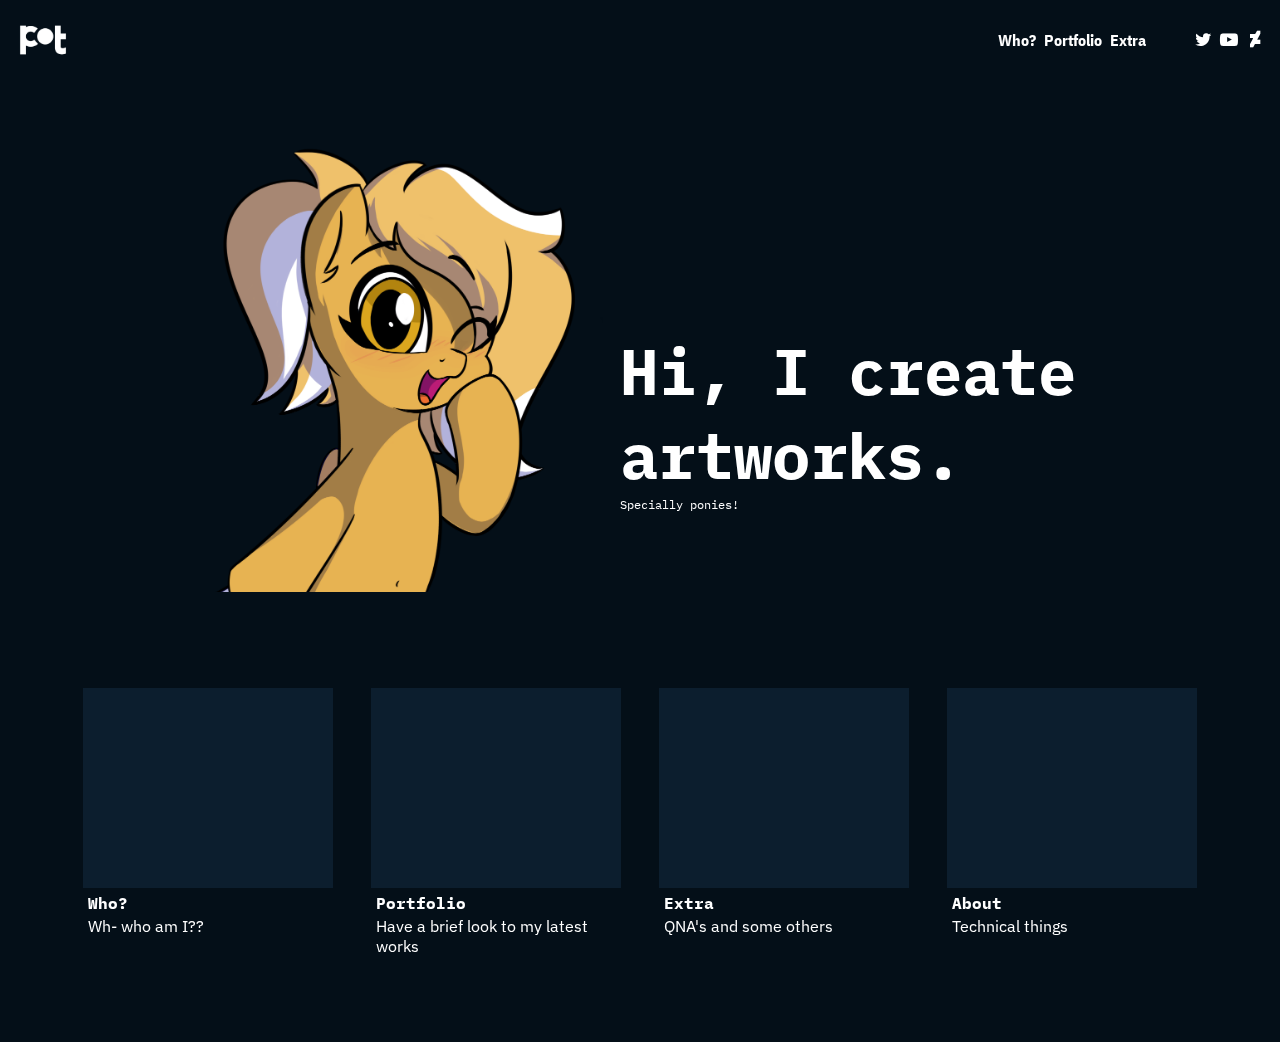
<file: index.html>
<!DOCTYPE html>
<html lang="en">
<head>
    <meta charset="UTF-8">
    <meta name="viewport" content="width=device-width, initial-scale=1.0">
    <title>Potto</title>
    <link rel="icon" type="image/png" sizes="1458x1458" href="EMPTY">
    <meta name="theme-color" content="rgb(131,225,255)">
    <meta name="description" content="A 'Pot-folio' page">
    <meta name="twitter:card" content="summary_large_image">
    <meta name="twitter:image" content="https://raw.githubusercontent.com/Potato22/Potfolio/master/assets/file/img/local/thumb.png">
    <meta name="twitter:title" content="Potto">
    <meta name="twitter:description" content="A 'Pot-folio' page">
    <meta property="og:type" content="website">
    <meta property="og:image" content="https://raw.githubusercontent.com/Potato22/Potfolio/master/assets/file/img/local/thumb.png">

    <link rel="stylesheet" href="assets/css/root/default.css">
    <link rel="stylesheet" href="assets/css/nav.css">

    <link rel="stylesheet" href="https://fonts.googleapis.com/css?family=IBM+Plex+Mono:400,500,700">
    <link rel="stylesheet" href="https://fonts.googleapis.com/css?family=IBM+Plex+Sans">
    <link rel="stylesheet" href="https://fonts.googleapis.com/css?family=IBM+Plex+Sans+Condensed:700">
    <link rel="stylesheet" href="https://fonts.googleapis.com/css?family=Roboto:400,700,900">
    <link href="https://fonts.googleapis.com/icon?family=Material+Icons|Material+Icons+Round" rel="stylesheet">
    <script src="assets/script/jquery.min.js"></script>
    <link rel="stylesheet" href="assets/file/plugin/font-awesome-4.7.0/css/font-awesome.min.css">
    <link href="https://unpkg.com/aos@2.3.1/dist/aos.css" rel="stylesheet">
    <script src="https://unpkg.com/aos@2.3.1/dist/aos.js"></script>
    <link rel="stylesheet" href="assets/css/root/aoscustom.css">

    <link rel="stylesheet" href="assets/css/main.css">
</head>
<body>
    <div id="nav" class="navpadding" data-aos="fade-down" data-aos-duration="3000" data-aos-easing="hard-ease-in-out">
        <div class="navwrapper">
            <div class="logo"></div>
            <div class="secondwrapper">
                <div class="navigator">
                    <a href="#who" class="directory">
                        <div class="navdir" title="whom's't'v'ed">Who?</div>
                    </a>
                    <a href="ptf.html" class="directory">
                        <div class="navdir" title="bunch a drawings">Portfolio</div>
                    </a>
                    <a href="#" class="directory">
                        <div class="navdir" title="bunch a drawings">Extra</div>
                    </a>
                </div>
                <div class="socialwrapper">
                    <a href="https://www.twitter.com/potato2292" class="navbutton">
                        <div class="socicon"><i class="fa fa-twitter" aria-hidden="true"></i></div>
                    </a>
                    <a href="https://www.youtube.com/channel/UCZgKlRo5jjgYaMIBX_2HXuw" class="navbutton">
                        <div class="socicon"><i class="fa fa-youtube-play" aria-hidden="true"></i></div>
                    </a>
                    <a href="https://www.deviantart.com/potato2292" class="navbutton">
                        <div class="socicon"><i class="fa fa-deviantart" aria-hidden="true"></i></div>
                    </a>
                </div>
            </div>
        </div>
    </div>

    <div class="pagehero">
        <div class="imagecomp" data-aos="fade-right" data-aos-duration="1000" data-aos-easing="hard-ease-in-out">
            <div class="mary"></div>

        </div>
        <div class="textherowrapper" data-aos="fade-left" data-aos-duration="1000" data-aos-easing="hard-ease-in-out">
            <div class="texthero">
                Hi, I create <br> artworks.
            </div>
            <span class="liltexthero" data-aos="fade-up" data-aos-delay="1000" data-aos-duration="200" data-aos-easing="sb">Specially ponies!</span>
        </div>
    </div>
    <div class="directorywrapper">
        <div class="directoryitem who" data-aos="fade-up" data-aos-delay="2200" data-aos-duration="400" data-aos-easing="flick">
            <div class="directoryimg"></div>
            <div class="directorytextcont">
                <span class="directoryitemtitle">Who?</span>
                <p class="directoryitemdesc">Wh- who am I??</p>
            </div>
        </div>
        <div class="directoryitem portfolio" data-aos="fade-up" data-aos-delay="2300" data-aos-duration="400" data-aos-easing="flick">
            <div class="directoryimg"></div>
            <div class="directorytextcont">
                <span class="directoryitemtitle">Portfolio</span>
                <p class="directoryitemdesc">Have a brief look to my latest works</p>
            </div>
        </div>
        <div class="directoryitem extra" data-aos="fade-up" data-aos-delay="2400" data-aos-duration="400" data-aos-easing="flick">
            <div class="directoryimg"></div>
            <div class="directorytextcont">
                <span class="directoryitemtitle">Extra</span>
                <p class="directoryitemdesc">QNA's and some others</p>
            </div>
        </div>
        <div class="directoryitem about" data-aos="fade-up" data-aos-delay="2500" data-aos-duration="400" data-aos-easing="flick">
            <div class="directoryimg"></div>
            <div class="directorytextcont">
                <span class="directoryitemtitle">About</span>
                <p class="directoryitemdesc">Technical things</p>
            </div>
        </div>
    </div>
    <script>
        AOS.init();
    </script>
</body>

</html>
</file>
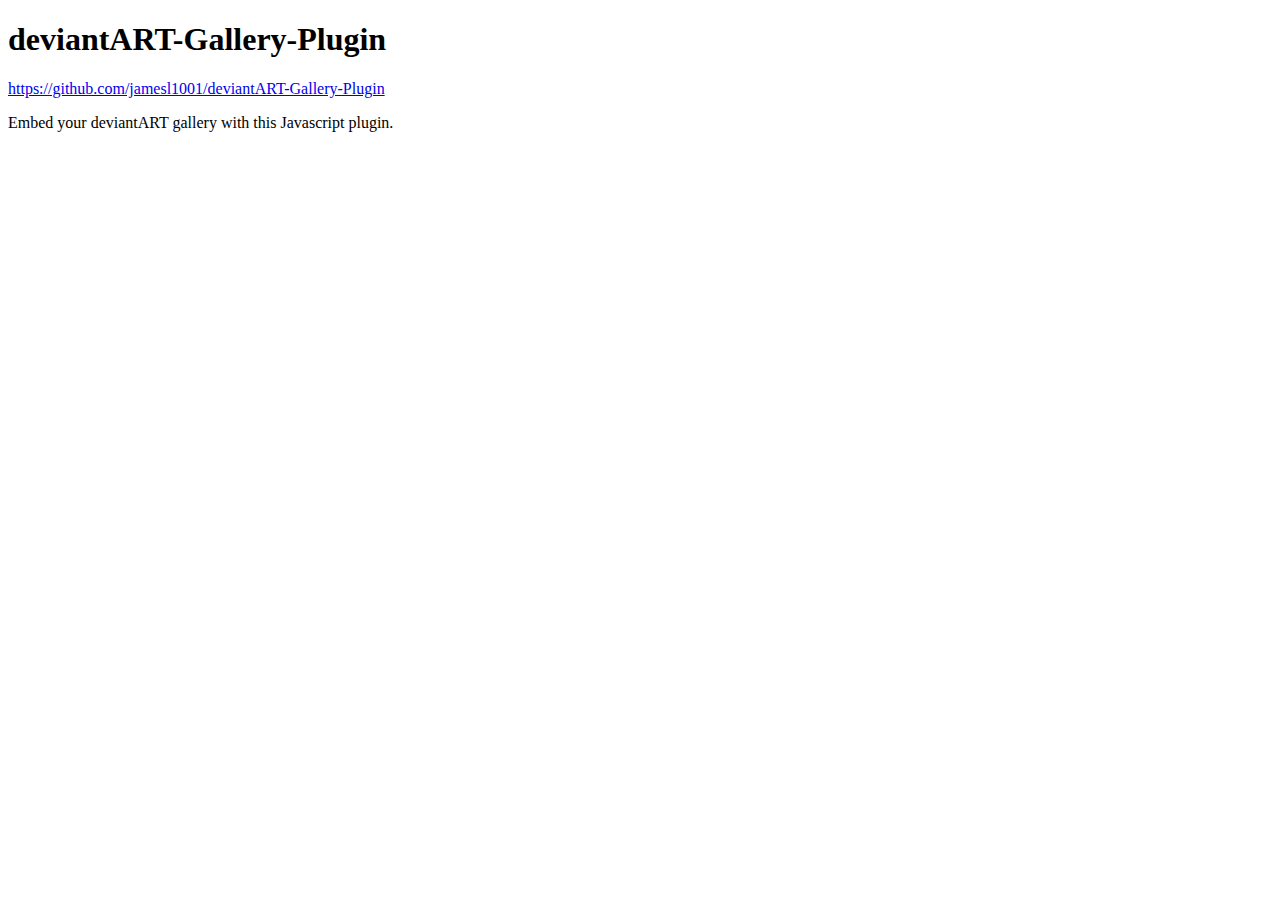
<file: assets/file/plugin/da/index.html>
<!DOCTYPE HTML>
<html>
<head>
    <meta charset="utf-8">
    <meta name="description" content="Embed your deviantART gallery with this Javascript plugin"/>
    <meta name="author" content="James Alexander Lee"/>
    <title>deviantART-Gallery-Plugin</title>
    <link rel="stylesheet" type="text/css" href="deviantART-gallery.min.css"/>
</head>
<body>
    <h1>deviantART-Gallery-Plugin</h1>
    <p><a href="https://github.com/jamesl1001/deviantART-Gallery-Plugin" target="_blank">https://github.com/jamesl1001/deviantART-Gallery-Plugin</a></p>
    <p>Embed your deviantART gallery with this Javascript plugin.</p>

    <div id="deviantART-gallery"></div>

    <script src="deviantART-gallery-plugin.min.js"></script>
    <script>
        deviantARTGalleryPlugin('fu51on', '27123391', '16:9');
    </script>
</body>
</html>
</file>
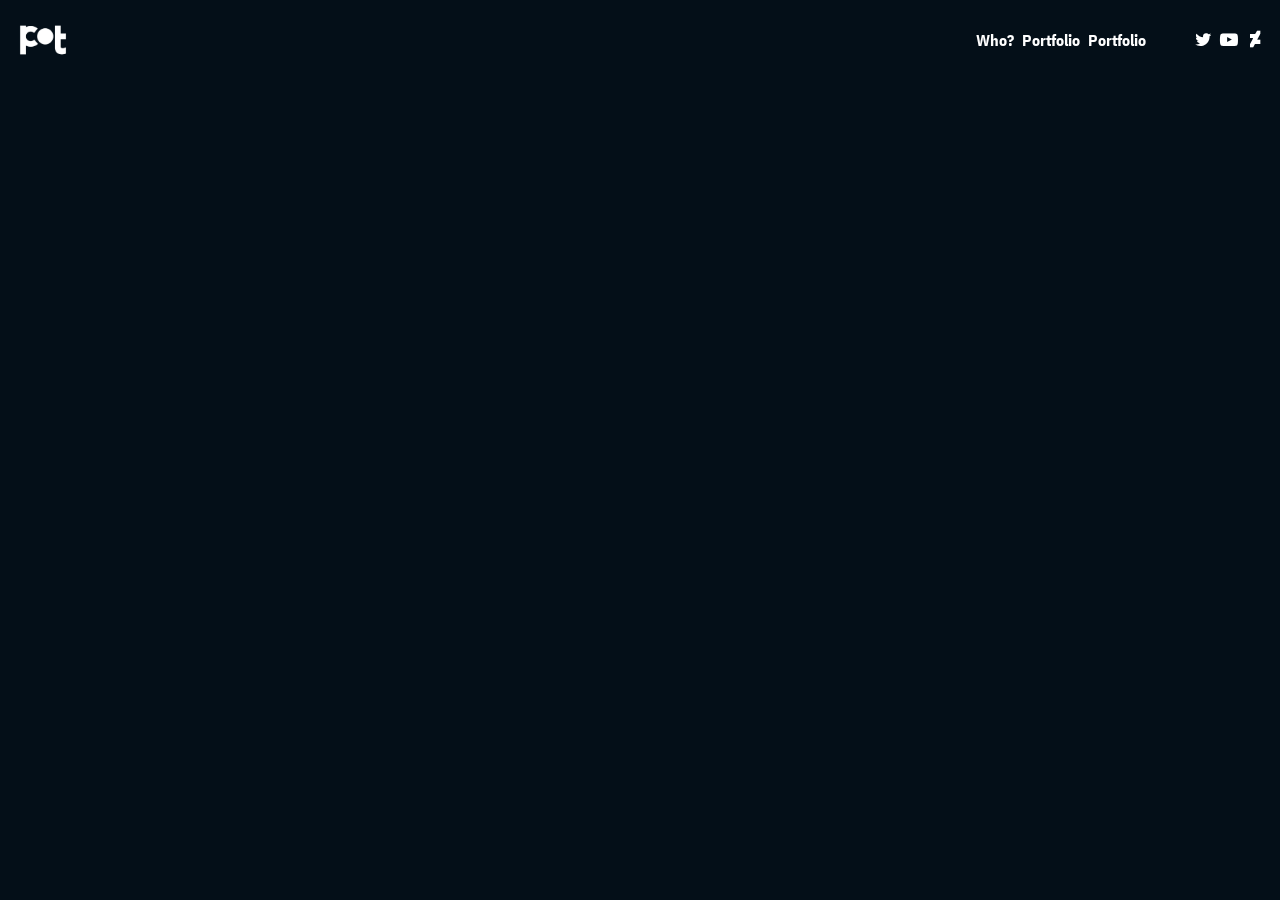
<file: ptf.html>
<!DOCTYPE html>
<html lang="en">
<head>
    <meta charset="UTF-8">
    <meta name="viewport" content="width=device-width, initial-scale=1.0">
    <title>Potto</title>
    <link rel="icon" type="image/png" sizes="1458x1458" href="EMPTY">
    <meta name="theme-color" content="rgb(131,225,255)">

    <link rel="stylesheet" href="assets/css/root/default.css">
    <link rel="stylesheet" href="assets/css/nav.css">
    <link rel="stylesheet" type="text/css" href="assets/file/plugin/da/deviantART-gallery.min.css"/>

    <link rel="stylesheet" href="https://fonts.googleapis.com/css?family=IBM+Plex+Mono:400,500,700">
    <link rel="stylesheet" href="https://fonts.googleapis.com/css?family=IBM+Plex+Sans">
    <link rel="stylesheet" href="https://fonts.googleapis.com/css?family=IBM+Plex+Sans+Condensed:700">
    <link rel="stylesheet" href="https://fonts.googleapis.com/css?family=Roboto:400,700,900">
    <link href="https://fonts.googleapis.com/icon?family=Material+Icons|Material+Icons+Round" rel="stylesheet">
    <script src="assets/script/jquery.min.js"></script>
    <link rel="stylesheet" href="assets/file/plugin/font-awesome-4.7.0/css/font-awesome.min.css">
    
    <link rel="stylesheet" href="assets/css/main.css">
</head>
<body>
    <div id="nav" class="navpadding">
        <div class="navwrapper">
            <div class="logo"></div>
            <div class="secondwrapper">
                <div class="navigator">
                    <a href="#" class="directory">
                        <div class="navdir" title="whom's't'v'ed">Who?</div>
                    </a>
                    <a href="#" class="directory">
                        <div class="navdir" title="bunch a drawings">Portfolio</div>
                    </a>
                    <a href="#" class="directory">
                        <div class="navdir" title="bunch a drawings">Portfolio</div>
                    </a>
                </div>
                <div class="socialwrapper">
                    <a href="https://www.twitter.com/potato2292" class="navbutton">
                        <div class="socicon"><i class="fa fa-twitter" aria-hidden="true"></i></div>
                    </a>
                    <a href="https://www.youtube.com/channel/UCZgKlRo5jjgYaMIBX_2HXuw" class="navbutton">
                        <div class="socicon"><i class="fa fa-youtube-play" aria-hidden="true"></i></div>
                    </a>
                    <a href="https://www.deviantart.com/potato2292" class="navbutton">
                        <div class="socicon"><i class="fa fa-deviantart" aria-hidden="true"></i></div>
                    </a>
                </div>
            </div>
        </div>
    </div>

    <div id="deviantART-gallery"></div>
    <script src="assets/file/plugin/da/deviantART-gallery-plugin.min.js"></script>
    <script>
        deviantARTGalleryPlugin('Potato2292', '74959841', '16:9');
    </script>

</body>

</html>
</file>
<file: assets/css/root/default.css>
/*variables*/
:root {
    --bgcolor:rgb(4, 15, 24);
    --translucentbgcolor:rgba(4, 15, 24, 0.9);
    --elmcolormain: rgb(8, 22, 34);
    --elmcolorfallback: rgb(12, 30, 46);

    --main: rgb(255, 255, 255);
    --second: rgb(165, 165, 165);
    --accent: rgb(161, 225, 255);
    --title: "IBM Plex Mono", sans-serif;
    --par: "IBM Plex Sans", sans-serif;
    --tec: "IBM Plex Sans Condensed", sans-serif;
    --sec: "Roboto", sans-serif;

    --icon: rgb(255, 255, 255);
}
body {
    margin: 0;
    padding: 0;
    border: 0;
    outline:0;
    max-width: 100%;
}
a:link, a:visited {
    text-decoration: none;
    color: initial;
}
.material-icons-round {
    vertical-align: middle;
}
.placeholder {
    height: 500px;
}
</file>
<file: assets/css/nav.css>
.navpadding {
    position: sticky;
    top: 0;
    width: 100%;
    height: 80px;
    padding: 0.5em;
    /* HOW TO FIX THE FUCKING OVERLAPPING BULLSHIT 101: */
    box-sizing: border-box;
    /* THANK YOU FOR COMING TO MY TED TALK */
    display: flex;
    background-color: var(--translucentbgcolor);
    z-index: 99;
    backdrop-filter: blur(4px);

}
.navwrapper {
    position: relative;
    width: 100%;
    height: 100%;
    display: flex;
    justify-content: space-between;
    align-items: center;
}
.logo {
    position: relative;
    width: 70px;
    height: 70px;
    background: url("../file/img/local/Pot.png");
    background-position: center;
    background-size: contain;
    background-repeat: no-repeat;
}

.secondwrapper {
    position: relative;
    display: flex;
    justify-content: flex-end;
    align-items: center;
}
.socialwrapper {
    position: relative;
    display:flex;
    width: initial;
    height: initial;
    justify-content: flex-end;
    align-items: center;
    margin-left: 3em;
}
.navbutton {
    margin-right: 0.5em;
    height: 100%;
}

.socicon {
    position: relative;
    width: 18px;
    height: 18px;
    color: white;
    font-size: 18px;
    display: flex;
    justify-content: center;
}

.navigator {
    display: flex;
}
.directory {
    margin-left: 0.5em;
}
.navdir {
    position: relative;
    color: white;
    display:flex;
    justify-content: flex-end;
    align-items: center;
    height: 100%;
    font-family: var(--tec);
    font-weight: 700;
    transition: 0.2s;
}
.navdir:hover {
    color: var(--accent);
}
</file>
<file: assets/css/main.css>
body {
    background-color: var(--bgcolor);
}

.pagehero {
    position: relative;
    padding: 2em;
    display: flex;
    justify-content: center;
}
.imagecomp {
    position: relative;
    width: 400px;
    height: 480px;
    margin-right: 1em;
    display: flex;
    justify-content: center;
    overflow: hidden;
}
.mary {
    position: absolute;
    width: 400px;
    height: 600px;
    background: url(../file/img/content/hi.png);
    background-position: top center;
    background-size: cover;
    background-repeat: no-repeat;
    z-index: 1;
}

.textherowrapper {
    position: relative;
    display: flex;
    justify-content: flex-end;
    flex-direction: column;
    margin-bottom: 5em;
}
.texthero {
    position: relative;
    font-family: var(--title);
    font-weight: 700;
    font-size: 4rem;
    color:var(--main);
}
.liltexthero {
    font-size: 12px;
    font-weight: normal;
    color:var(--main);
    font-family: var(--title);
}

.directorywrapper {
    position: relative;
    display: flex;
    justify-content: space-around;
    padding: 4em;
}
.directoryitem {
    position: relative;
    width: 250px;
    display: flex;
    flex-direction: column;
}
.directoryimg {
    position: relative;
    background: var(--elmcolorfallback);
    width: 100%;
    height: 200px;
}
.directorytextcont {
    position: relative;
    color: var(--main);
    padding: 0.3rem;
    height: 80px;
    display: flex;
    flex-direction: column;
}
.directoryitemtitle {
    font-family: var(--title);
    color: var(--main);
    font-weight: 700;
}
.directoryitemdesc {
    font-family: var(--par);
    color: var(--sec);
    margin-top: 0.2em;
}
</file>
<file: assets/css/root/aoscustom.css>
[data-aos][data-aos][data-aos-easing=sb],
body[data-aos-easing=sb] [data-aos] {
 transition-timing-function:cubic-bezier(0,1.51,.79,1);
}
[data-aos][data-aos][data-aos-easing=hard-ease-in-out],
body[data-aos-easing=hard-ease-in-out] [data-aos] {
 transition-timing-function:cubic-bezier(.77,.42,.2,.99);
}
[data-aos][data-aos][data-aos-easing=flick],
body[data-aos-easing=flick] [data-aos] {
 transition-timing-function:cubic-bezier(0,.63,0,1);
}
</file>
<file: assets/file/plugin/da/deviantART-gallery.min.css>
#ss__wrapper {display: flex;flex-wrap: wrap;justify-content: flex-start;width: 100%;}
.full-height, .full-width {max-height: 240px;margin: 0.5em;}
</file>
